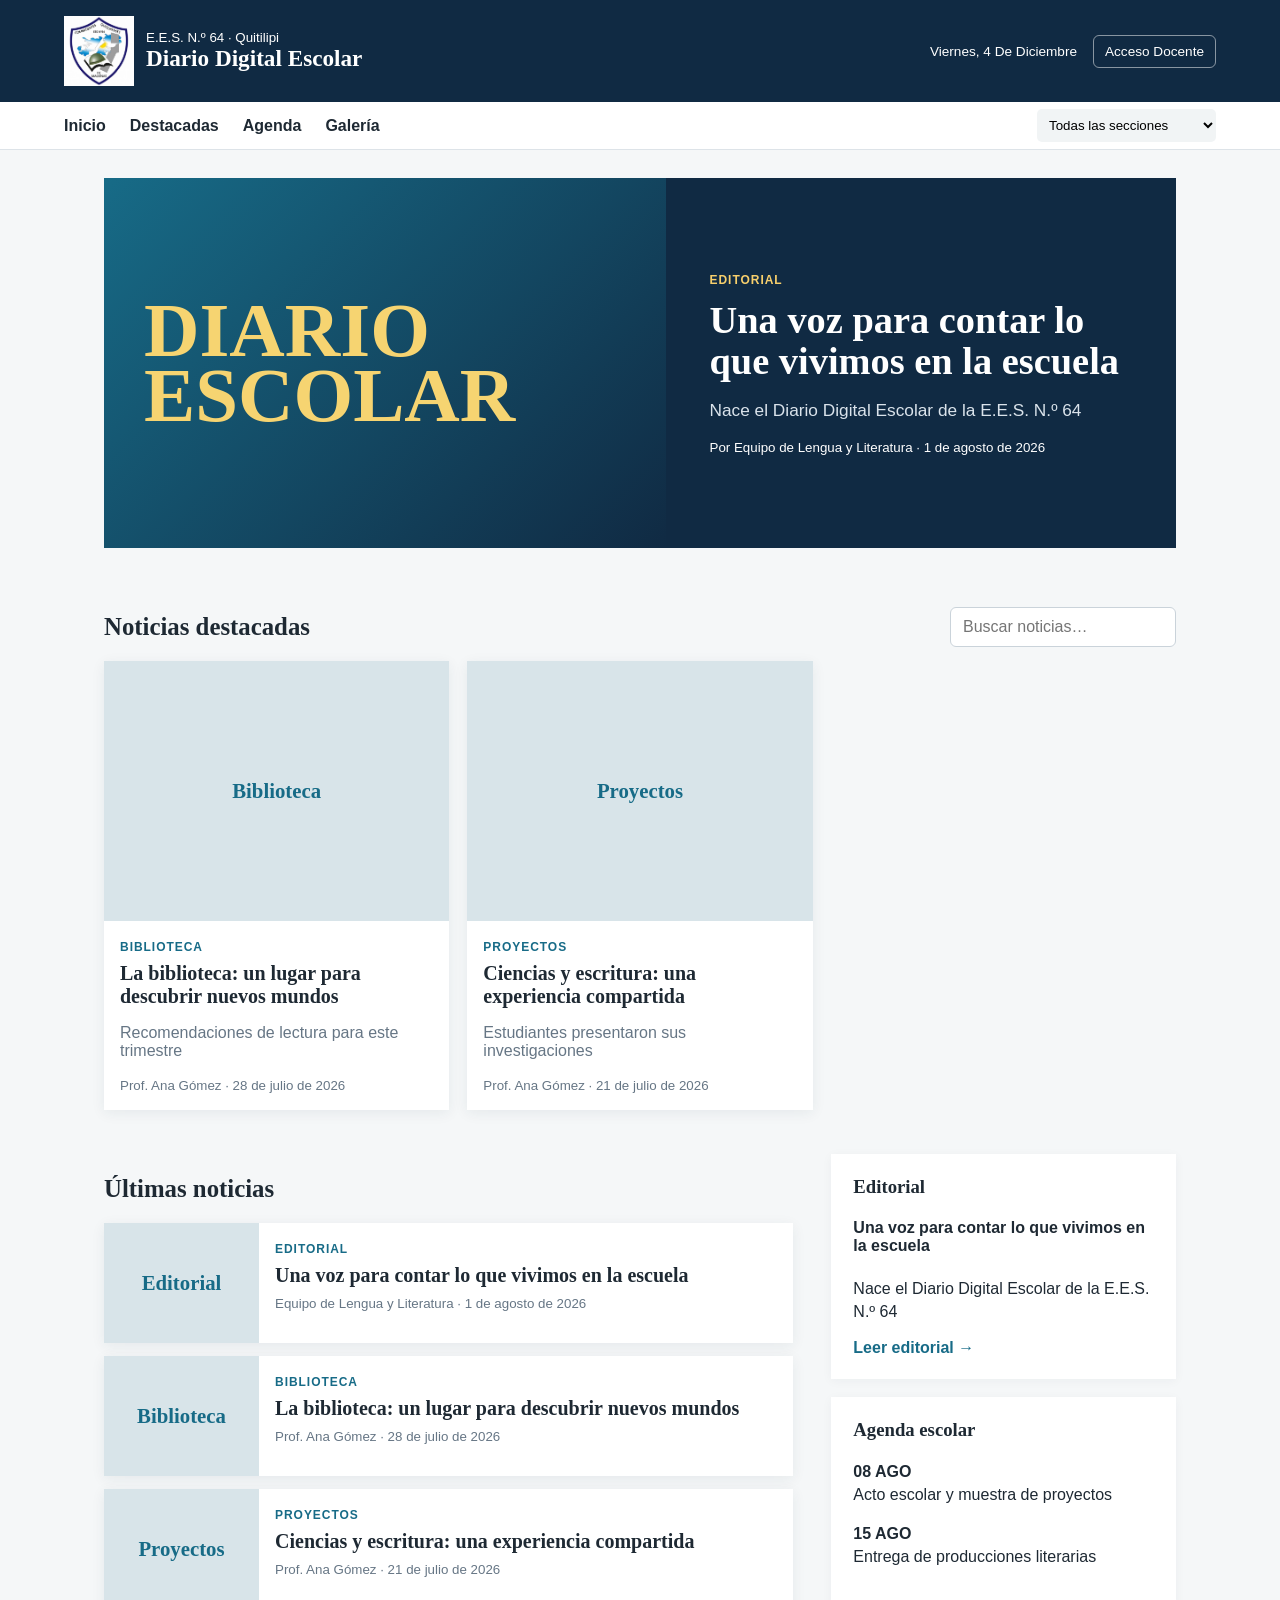
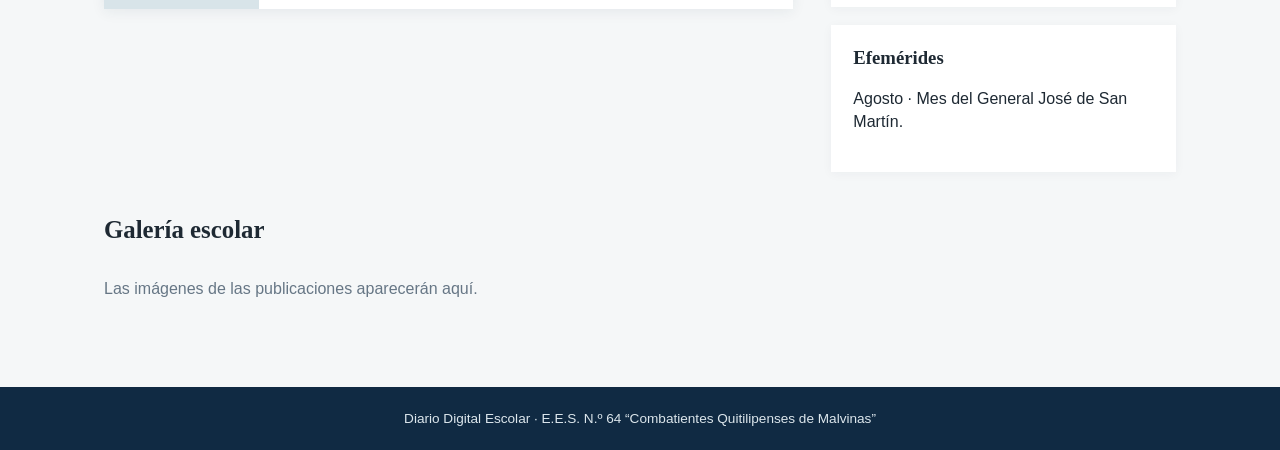
<file: index.html>
<!doctype html>
<html lang="es">

<head>
    <meta charset="utf-8">
    <meta name="viewport" content="width=device-width,initial-scale=1">
    <title>Diario Digital Escolar</title>
    <link rel="stylesheet" href="css/style.css">
</head>

<body>
        <header class="site-header">
            <a class="brand" href="index.html">
                <img class="school-logo" src="imagen/Logo64.jpeg" alt="Logo E.E.S. N.º 64">
                <span>
                    <small>E.E.S. N.º 64 · Quitilipi</small>
                    <strong>Diario Digital Escolar</strong>
                </span>
            </a>

            <div class="header-right">
                <time id="today"></time>
                <a class="access" href="login.html">Acceso docente</a>
            </div>
        </header>
            <nav class="nav">
                <a href="index.html">Inicio</a>
                <a href="#destacadas">Destacadas</a>
                <a href="#agenda">Agenda</a>
                <a href="#galeria">Galería</a>

            <select id="categoryFilter" aria-label="Filtrar por categoría">
                <option value="">Todas las secciones</option>
            </select>
        </nav>
    <main class="container">
        <section id="featured" class="hero"></section>
        <section class="section" id="destacadas">
            <div class="section-title">
                <h2>Noticias destacadas</h2><input id="search" placeholder="Buscar noticias…">
            </div>
            <div id="highlights" class="card-grid"></div>
        </section>
        <section class="section two-col">
            <div>
                <h2>Últimas noticias</h2>
                <div id="recent" class="feed"></div>
            </div>
            <aside class="sidebar">
                <div class="panel">
                    <h3>Editorial</h3>
                    <div id="editorial"></div>
                </div>
                <div class="panel" id="agenda">
                    <h3>Agenda escolar</h3>
                    <div id="events"></div>
                </div>
                <div class="panel">
                    <h3>Efemérides</h3>
                    <p id="ephemeris"></p>
                </div>
            </aside>
        </section>
        <section class="section" id="galeria">
            <h2>Galería escolar</h2>
            <div id="gallery" class="gallery"></div>
        </section>
    </main>
    <footer>Diario Digital Escolar · E.E.S. N.º 64 “Combatientes Quitilipenses de Malvinas”</footer>
    <script src="js/storage.js"></script>
    <script src="js/app.js"></script>
</body>

</html>
</file>
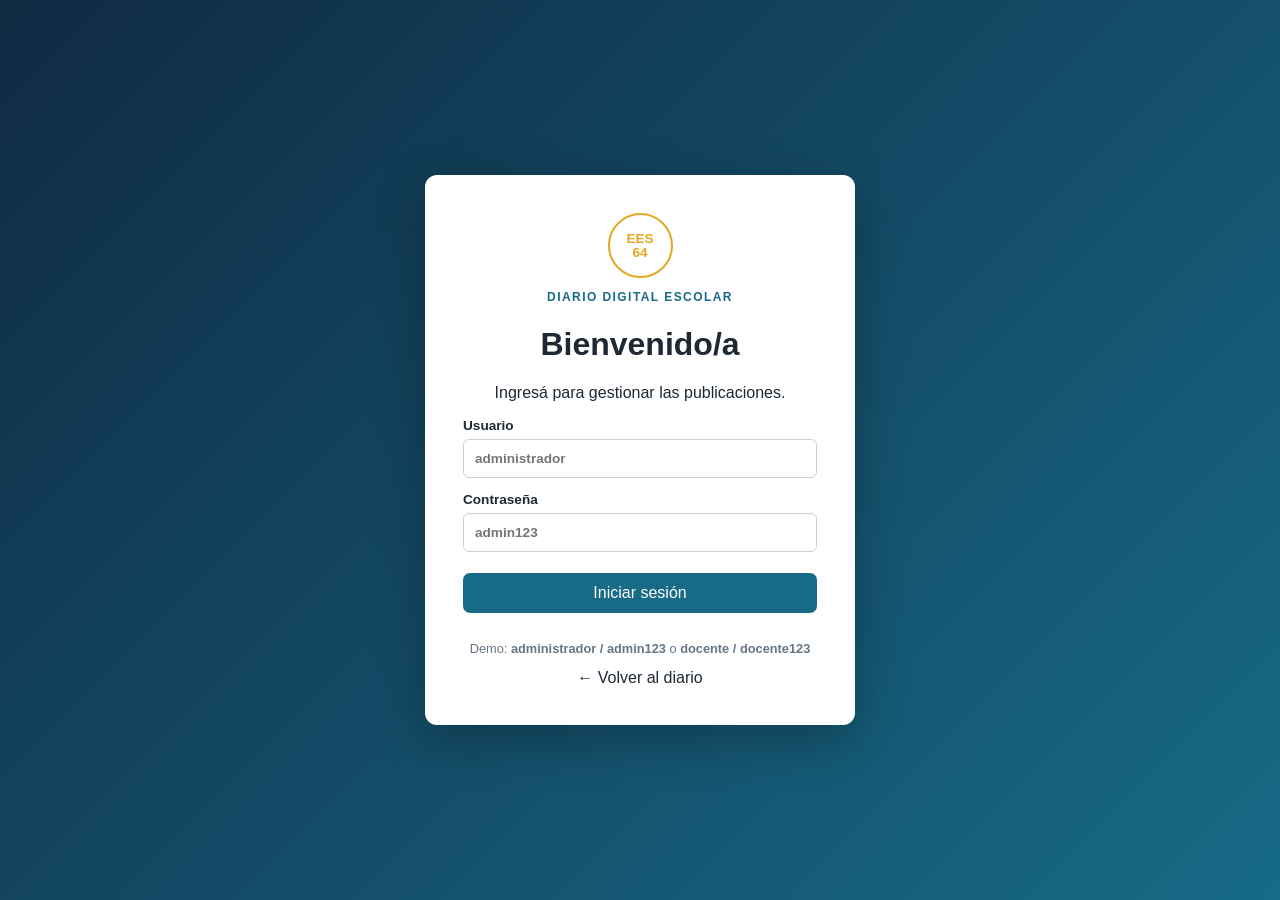
<file: admin.html>
<!doctype html>
<html lang="es">

<head>
    <meta charset="utf-8">
    <meta name="viewport" content="width=device-width,initial-scale=1">
    <title>Administración</title>
    <link rel="stylesheet" href="css/style.css">
    <link rel="stylesheet" href="css/admin.css">
</head>

<body>
    <header class="dashboard-header"><strong>Diario Digital Escolar</strong><span id="welcome"></span><button
            class="link-button" data-logout>Cerrar sesión</button></header>
    <main class="dashboard">
        <aside><a class="active" href="admin.html">Resumen</a><a href="docente.html">Publicaciones</a><a
                href="editor.html">+ Nueva publicación</a><a href="index.html">Ver diario público</a></aside>
        <section>
            <h1>Panel de administración</h1>
            <div id="stats" class="stats"></div>
            <div class="dashboard-grid">
                <article class="panel">
                    <h2>Docentes</h2>
                    <form id="teacherForm" class="inline-form"><input name="name" placeholder="Nombre y apellido"
                            required><input name="user" placeholder="Usuario" required><button>Agregar</button></form>
                    <div id="teachers"></div>
                </article>
                <article class="panel">
                    <h2>Categorías</h2>
                    <form id="categoryForm" class="inline-form"><input name="category" placeholder="Nueva categoría"
                            required><button>Agregar</button></form>
                    <div id="categories" class="chips"></div>
                </article>
                <article class="panel wide">
                    <h2>Publicaciones eliminadas</h2>
                    <div id="trash"></div>
                </article>
            </div>
        </section>
    </main>
    <script src="js/storage.js"></script>
    <script src="js/admin.js"></script>
</body>

</html>
</file>
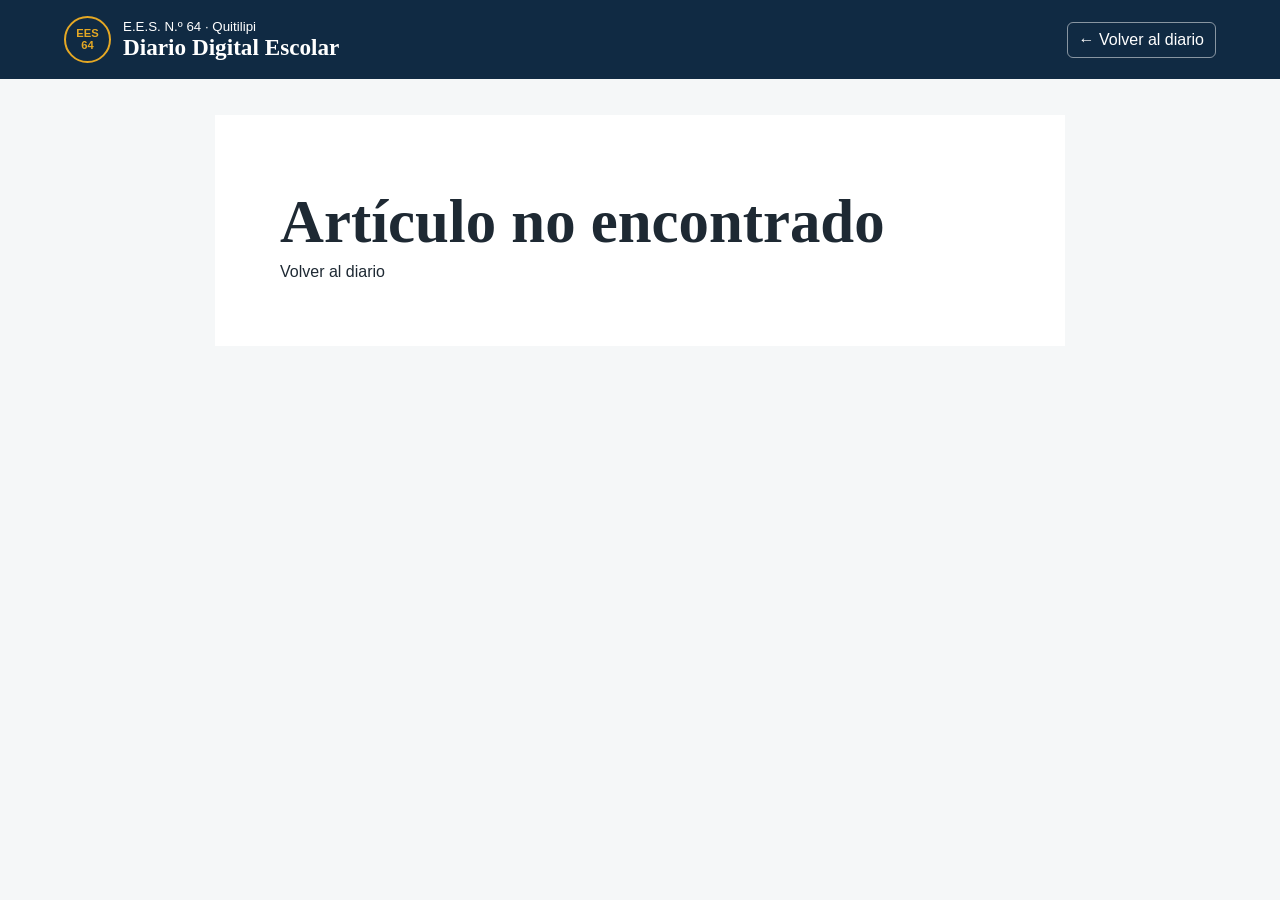
<file: articulo.html>
<!doctype html>
<html lang="es">

<head>
    <meta charset="utf-8">
    <meta name="viewport" content="width=device-width,initial-scale=1">
    <title>Artículo · Diario Digital Escolar</title>
    <link rel="stylesheet" href="css/style.css">
</head>

<body>
    <header class="site-header"><a class="brand" href="index.html"><span
                class="seal">EES<br>64</span><span><small>E.E.S. N.º 64 · Quitilipi</small><strong>Diario Digital
                    Escolar</strong></span></a><a class="access" href="index.html">← Volver al diario</a></header>
    <main id="article" class="article container"></main>
    <script src="js/storage.js"></script>
    <script src="js/app.js"></script>
</body>

</html>
</file>
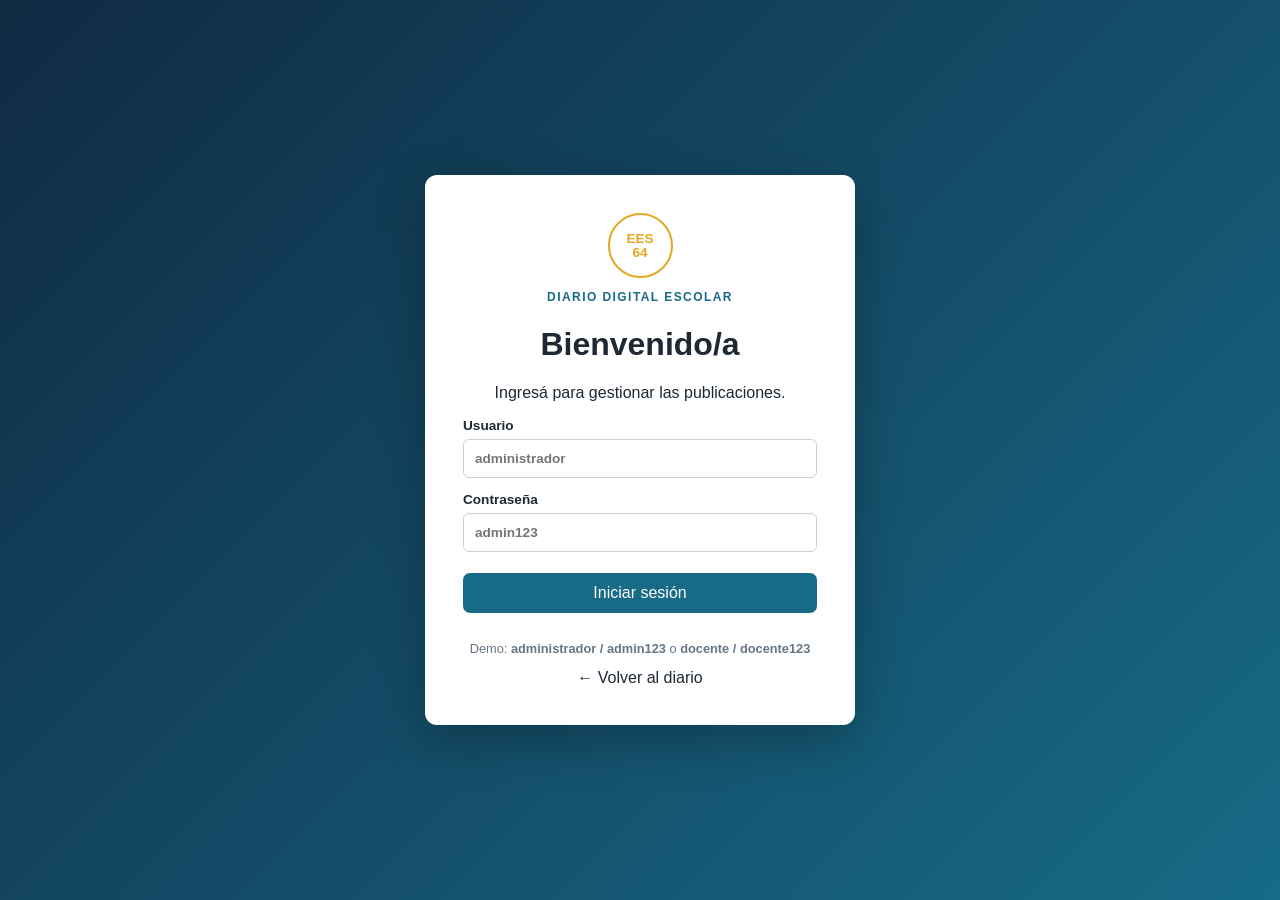
<file: docente.html>
<!doctype html>
<html lang="es">

<head>
    <meta charset="utf-8">
    <meta name="viewport" content="width=device-width,initial-scale=1">
    <title>Mis publicaciones</title>
    <link rel="stylesheet" href="css/style.css">
    <link rel="stylesheet" href="css/admin.css">
</head>

<body>
    <header class="dashboard-header"><strong>Diario Digital Escolar</strong><span id="welcome"></span><button
            class="link-button" data-logout>Cerrar sesión</button></header>
    <main class="dashboard">
        <aside><a href="docente.html" class="active">Publicaciones</a><a href="editor.html">+ Nueva publicación</a><a
                href="index.html">Ver diario público</a></aside>
        <section>
            <div class="page-heading">
                <div>
                    <h1>Publicaciones</h1>
                    <p>Creá, editá y organizá el contenido del diario.</p>
                </div><a class="button" href="editor.html">+ Nueva publicación</a>
            </div>
            <div class="toolbar"><input id="searchPosts" placeholder="Buscar por título o autor"><select
                    id="filterCategory">
                    <option value="">Todas las categorías</option>
                </select></div>
            <div id="postList" class="manage-list"></div>
        </section>
    </main>
    <script src="js/storage.js"></script>
    <script src="js/admin.js"></script>
</body>

</html>
</file>
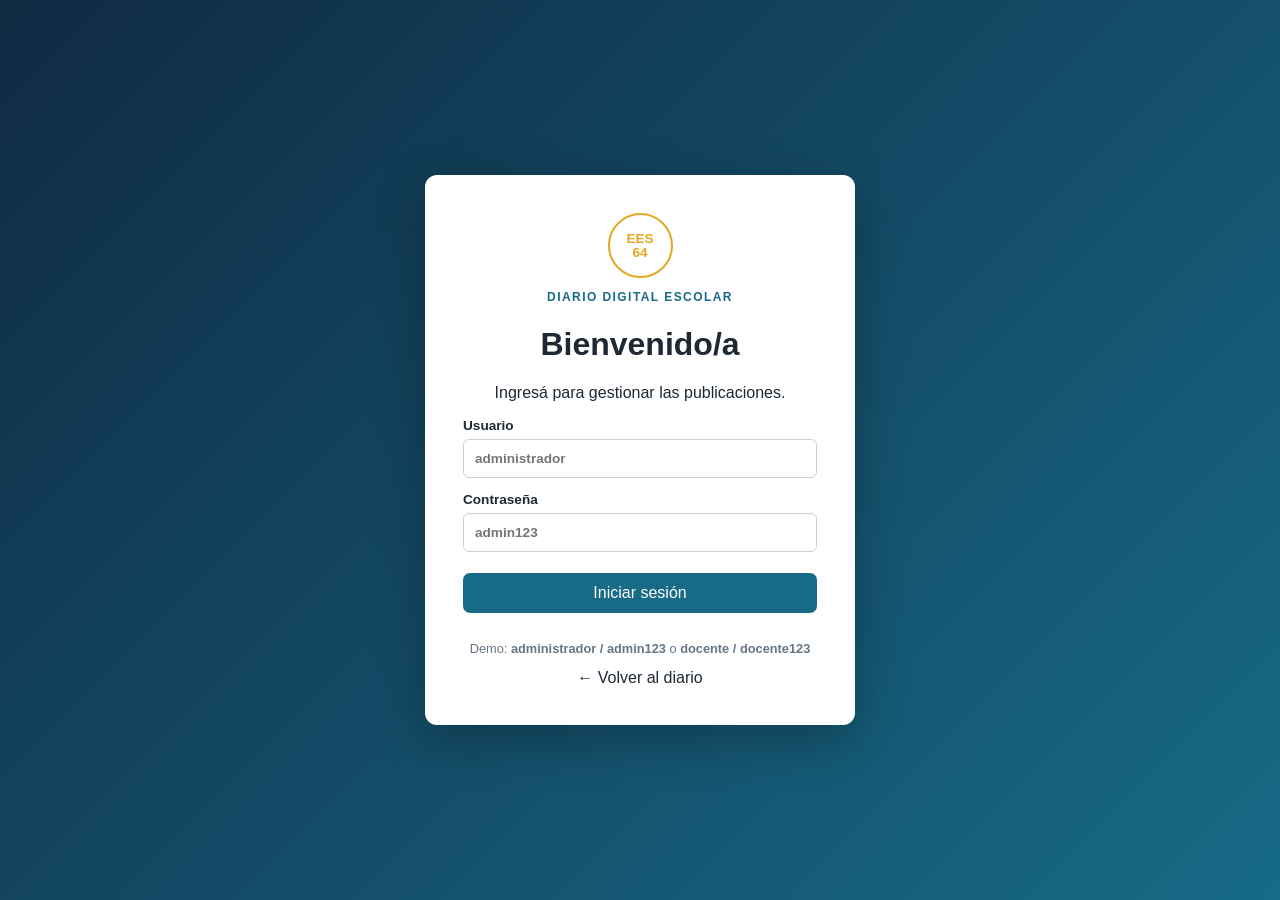
<file: editor.html>
<!doctype html>
<html lang="es">

<head>
    <meta charset="utf-8">
    <meta name="viewport" content="width=device-width,initial-scale=1">
    <title>Editor</title>
    <link rel="stylesheet" href="css/style.css">
    <link rel="stylesheet" href="css/editor.css">
</head>

<body>
    <header class="dashboard-header"><strong>Diario Digital Escolar</strong><a class="access" href="docente.html">←
            Publicaciones</a></header>
    <main class="editor-wrap">
        <div class="editor-heading">
            <p class="eyebrow">REDACCIÓN</p>
            <h1 id="editorTitle">Nueva publicación</h1>
        </div>
        <form id="postForm">
            <div class="form-grid"><label>Título principal<input name="title" required
                        maxlength="120"></label><label>Subtítulo<input name="subtitle"
                        maxlength="180"></label><label>Autor<input name="author" required></label><label>Curso<input
                        name="course" placeholder="Ej.: 3.º A"></label><label>Fecha<input name="date" type="date"
                        required></label><label>Categoría<select name="category" required></select></label></div>
            <label>Imagen principal<input name="image" type="file" accept="image/*"></label>
            <div class="form-grid image-info"><label>Título de la imagen<input name="imageTitle"></label><label>Texto
                    alternativo<input name="imageAlt"></label><label>Autor de la fotografía<input
                        name="photoAuthor"></label></div><label>Descripción / pie de foto<input
                    name="caption"></label><label>Contenido<div class="editor-toolbar"><button type="button"
                        data-command="bold"><b>N</b></button><button type="button"
                        data-command="italic"><i>C</i></button><button type="button"
                        data-command="underline"><u>S</u></button><button type="button"
                        data-command="insertUnorderedList">• Lista</button><button type="button"
                        data-command="formatBlock" data-value="blockquote">Cita</button></div>
                <div id="content" class="rich-editor" contenteditable="true"
                    data-placeholder="Escribí la noticia aquí…"></div>
            </label>
            <div class="form-grid"><label>Conclusión<textarea name="conclusion"></textarea></label><label>Bibliografía
                    (opcional)<textarea name="bibliography"></textarea></label></div>
            <div class="editor-actions"><button type="button" class="secondary" id="saveDraft">Guardar
                    borrador</button><label class="checkbox"><input type="checkbox" name="featured"> Destacar en
                    portada</label><button>Publicar</button></div>
        </form>
    </main>
    <script src="js/storage.js"></script>
    <script src="js/editor.js"></script>
</body>

</html>
</file>
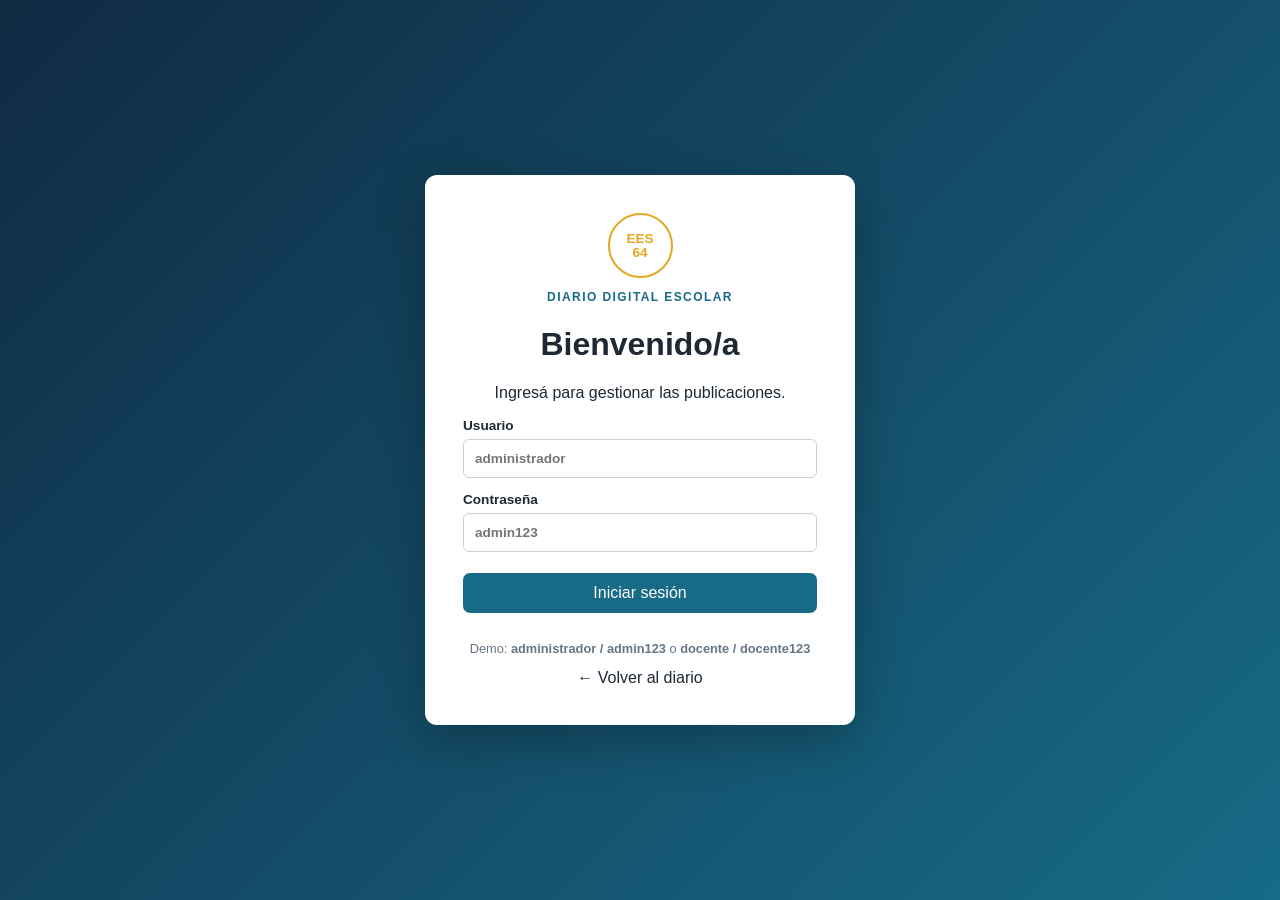
<file: login.html>
<!doctype html>
<html lang="es">

<head>
    <meta charset="utf-8">
    <meta name="viewport" content="width=device-width,initial-scale=1">
    <title>Acceso · Diario Digital Escolar</title>
    <link rel="stylesheet" href="css/style.css">
</head>

<body class="login-page">
    <main class="login-card">
        <div class="seal large">EES<br>64</div>
        <p class="eyebrow">DIARIO DIGITAL ESCOLAR</p>
        <h1>Bienvenido/a</h1>
        <p>Ingresá para gestionar las publicaciones.</p>
        <form id="loginForm"><label>Usuario<input name="username" required
                    placeholder="administrador"></label><label>Contraseña<input name="password" type="password" required
                    placeholder="admin123"></label><button>Iniciar sesión</button></form>
        <p class="hint">Demo: <b>administrador / admin123</b> o <b>docente / docente123</b></p><a href="index.html">←
            Volver al diario</a>
    </main>
    <script src="js/storage.js"></script>
    <script src="js/login.js"></script>
</body>

</html>
</file>
<file: css/style.css>
:root {
    --navy: #102a43;
    --blue: #176b87;
    --gold: #e5a824;
    --paper: #f5f7f8;
    --ink: #1e2933;
    --muted: #667685;
}

/* =========================
   CONFIGURACIÓN GENERAL
   ========================= */

* {
    box-sizing: border-box;
}

body {
    margin: 0;
    background: var(--paper);
    color: var(--ink);
    font-family: Inter, Segoe UI, Arial, sans-serif;
}

a {
    color: inherit;
    text-decoration: none;
}

button,
.button {
    border: 0;
    background: var(--blue);
    color: #fff;
    border-radius: 7px;
    padding: 11px 16px;
    font: inherit;
    cursor: pointer;
}


/* =========================
   ENCABEZADO
   ========================= */

.site-header,
.dashboard-header {
    background: var(--navy);
    color: #fff;
    padding: 16px max(5vw, 24px);
    display: flex;
    align-items: center;
    justify-content: space-between;
    gap: 20px;
}

.brand {
    display: flex;
    align-items: center;
    gap: 12px;
}
.school-logo {
    width: 70px;
    height: 70px;
    object-fit: contain;
    flex-shrink: 0;
}

/* LOGO REAL DE LA ESCUELA */

.school-logo {
    width: 70px;
    height: 70px;
    object-fit: contain;
    flex-shrink: 0;
}

.brand small,
.brand strong {
    display: block;
}

.brand strong {
    font-family: Georgia, serif;
    font-size: 1.45rem;
}


/* Antiguo logo circular EES 64
   Se mantiene por si alguna otra página lo utiliza */

.seal {
    display: grid;
    place-items: center;
    width: 47px;
    height: 47px;
    border: 2px solid var(--gold);
    border-radius: 50%;
    color: var(--gold);
    font-weight: 800;
    font-size: 0.7rem;
    line-height: 1.05;
    text-align: center;
}

.header-right {
    display: flex;
    align-items: center;
    gap: 16px;
    font-size: 0.85rem;
    text-transform: capitalize;
}

.access {
    border: 1px solid #ffffff80;
    border-radius: 6px;
    padding: 8px 11px;
}


/* =========================
   MENÚ DE NAVEGACIÓN
   ========================= */

.nav {
    background: #fff;
    border-bottom: 1px solid #dde3e8;
    padding: 0 max(5vw, 24px);
    display: flex;
    gap: 24px;
    align-items: center;
    min-height: 48px;
    font-weight: 600;
}

.nav select {
    margin-left: auto;
    border: 0;
    background: #f1f4f5;
    padding: 8px;
    border-radius: 5px;
}


/* =========================
   CONTENEDOR PRINCIPAL
   ========================= */

.container {
    max-width: 1200px;
    margin: auto;
    padding: 28px 5vw;
}


/* =========================
   PORTADA / NOTICIA PRINCIPAL
   ========================= */

.hero {
    background: var(--navy);
    color: #fff;
    min-height: 370px;
}

.hero > a {
    display: grid;
    grid-template-columns: 1.1fr 1fr;
    height: 100%;
}

.hero img,
.hero-art {
    width: 100%;
    height: 370px;
    object-fit: cover;
}

.hero-art {
    background: linear-gradient(135deg, #176b87, #102a43);
    display: flex;
    align-items: center;
    padding: 40px;
    font: 800 clamp(2rem, 6vw, 5rem) / 0.85 Georgia, serif;
    color: #f6d471;
}

.hero-copy {
    padding: 44px;
    align-self: center;
}

.hero h1 {
    font: 700 clamp(1.8rem, 3vw, 3.15rem) / 1.07 Georgia, serif;
    margin: 12px 0;
}

.hero p {
    font-size: 1.08rem;
    color: #dae3eb;
}

.tag {
    color: var(--blue);
    font-size: 0.75rem;
    font-weight: 800;
    letter-spacing: 0.08em;
    text-transform: uppercase;
}

.hero .tag {
    color: #f7cf6c;
}


/* =========================
   SECCIONES
   ========================= */

.section {
    margin-top: 44px;
}

.section h2 {
    font: 700 1.55rem Georgia, serif;
}

.section-title {
    display: flex;
    justify-content: space-between;
    align-items: center;
    gap: 16px;
}

.section-title input,
.toolbar input {
    padding: 10px 12px;
    border: 1px solid #cad3da;
    border-radius: 6px;
    font: inherit;
}


/* =========================
   TARJETAS DE NOTICIAS
   ========================= */

.card-grid {
    display: grid;
    grid-template-columns: repeat(3, 1fr);
    gap: 18px;
    align-items: start;
}

.news-card {
    background: #fff;
    box-shadow: 0 3px 13px #17324b12;
}

.news-card img,
.placeholder-image {
    width: 100%;
    height: 260px;
    object-fit: contain;
    display: block;
    background: #fff;
}

.placeholder-image {
    background: #d8e4e9;
    display: grid;
    place-items: center;
    color: var(--blue);
    font: 700 1.3rem Georgia, serif;
}

.card-body {
    padding: 16px;
}

.news-card h3 {
    font: 700 1.25rem / 1.15 Georgia, serif;
    margin: 7px 0;
}

.news-card p,
.news-card small,
.muted {
    color: var(--muted);
}


/* =========================
   NOTICIAS + BARRA LATERAL
   ========================= */

.two-col {
    display: grid;
    grid-template-columns: 2fr 1fr;
    gap: 38px;
}

.feed {
    display: grid;
    gap: 13px;
}

.compact a {
    display: flex;
    background: #fff;
}

.compact img,
.compact .placeholder-image {
    width: 155px;
    height: 120px;
    flex: none;
}

.sidebar {
    display: grid;
    align-content: start;
    gap: 18px;
}

.panel {
    background: #fff;
    padding: 22px;
    box-shadow: 0 2px 10px #17324b0b;
}

.panel h3,
.panel h2 {
    font-family: Georgia, serif;
    margin-top: 0;
}

.panel a {
    color: var(--blue);
    font-weight: 700;
}

.panel p {
    line-height: 1.45;
}


/* =========================
   GALERÍA
   ========================= */

.gallery {
    display: grid;
    grid-template-columns: repeat(4, 1fr);
    gap: 10px;
}

.gallery img {
    width: 100%;
    height: 155px;
    object-fit: cover;
}

.gallery .muted {
    grid-column: 1 / -1;
}


/* =========================
   PIE DE PÁGINA
   ========================= */

footer {
    background: var(--navy);
    color: #dce6ec;
    text-align: center;
    padding: 24px;
    font-size: 0.85rem;
    margin-top: 45px;
}


/* =========================
   ARTÍCULOS
   ========================= */

.article {
    max-width: 850px;
    background: #fff;
    margin-top: 36px;
    padding: clamp(24px, 6vw, 65px);
}

.article h1 {
    font: 700 clamp(2rem, 5vw, 3.8rem) / 1.04 Georgia, serif;
    margin: 10px 0;
}

.article h2 {
    font-weight: 400;
    color: #596b78;
    font-size: 1.25rem;
}

.byline {
    font-size: 0.92rem;
    color: var(--muted);
    border-bottom: 1px solid #ddd;
    padding-bottom: 18px;
}

.article figure {
    margin: 30px 0;
}

.article figure img {
    width: 100%;
    max-height: 700px;
    object-fit: contain;
    background: #eef3f5;
}

.article figcaption {
    font-size: 0.85rem;
    color: var(--muted);
}

.article-content {
    font: 1.12rem / 1.75 Georgia, serif;
}

.article-content blockquote {
    border-left: 4px solid var(--gold);
    margin: 20px 0;
    padding-left: 18px;
    color: #53626e;
}


/* =========================
   LOGIN
   ========================= */

.login-page {
    min-height: 100vh;
    background: linear-gradient(135deg, var(--navy), var(--blue));
    display: grid;
    place-items: center;
}

.login-card {
    background: #fff;
    width: min(430px, 92vw);
    padding: 38px;
    text-align: center;
    border-radius: 12px;
    box-shadow: 0 15px 50px #0004;
}

.large {
    margin: auto;
    width: 65px;
    height: 65px;
    font-size: 0.85rem;
}

.eyebrow {
    font-size: 0.75rem;
    letter-spacing: 0.12em;
    font-weight: 800;
    color: var(--blue);
}

.login-card label,
.editor-wrap label {
    display: block;
    text-align: left;
    font-size: 0.85rem;
    font-weight: 700;
    margin-top: 14px;
}

.login-card input,
.editor-wrap input,
.editor-wrap select,
.editor-wrap textarea {
    display: block;
    width: 100%;
    margin-top: 6px;
    padding: 11px;
    border: 1px solid #c8d2da;
    border-radius: 6px;
    font: inherit;
}

.login-card button {
    width: 100%;
    margin: 21px 0 15px;
}

.hint {
    font-size: 0.8rem;
    color: var(--muted);
}


/* =========================
   DISEÑO RESPONSIVE
   CELULARES Y PANTALLAS PEQUEÑAS
   ========================= */

@media (max-width: 720px) {

    .header-right time {
        display: none;
    }

    .nav {
        overflow: auto;
        gap: 15px;
    }

    .nav select {
        margin-left: 0;
    }

    .hero > a,
    .two-col {
        grid-template-columns: 1fr;
    }

    .hero-art,
    .hero img {
        height: 210px;
    }

    .hero-copy {
        padding: 26px;
    }

    .card-grid {
        grid-template-columns: 1fr;
    }

    .gallery {
        grid-template-columns: repeat(2, 1fr);
    }

    .section-title {
        align-items: stretch;
        flex-direction: column;
    }

    .dashboard {
        grid-template-columns: 1fr !important;
    }

    .dashboard aside {
        display: flex !important;
        overflow: auto;
    }

    .dashboard aside a {
        white-space: nowrap;
    }

    .form-grid {
        grid-template-columns: 1fr !important;
    }

    /* Logo más pequeño en celulares */

    .school-logo {
        width: 55px;
        height: 55px;
    }
}
</file>
<file: css/admin.css>
.dashboard-header{padding-block:13px}.dashboard-header span{margin-left:auto;color:#d5e1e7}.link-button{background:transparent;border:1px solid #ffffff75;padding:7px 10px}.dashboard{display:grid;grid-template-columns:215px 1fr;min-height:calc(100vh - 64px)}.dashboard aside{background:#fff;border-right:1px solid #e0e6e9;padding:18px 12px}.dashboard aside a{display:block;padding:11px 14px;border-radius:6px;margin:3px 0;color:#526473;font-weight:600}.dashboard aside a.active,.dashboard aside a:hover{color:var(--blue);background:#eaf3f5}.dashboard section{padding:32px;max-width:1250px;width:100%}.dashboard h1{font:700 2rem Georgia,serif;margin:0}.stats{display:grid;grid-template-columns:repeat(4,1fr);gap:15px;margin:24px 0}.stat{background:#fff;padding:20px;border-left:4px solid var(--gold);box-shadow:0 2px 9px #17324b0d}.stat b{display:block;font-size:1.9rem;color:var(--navy)}.stat span{color:var(--muted);font-size:.85rem}.dashboard-grid{display:grid;grid-template-columns:1fr 1fr;gap:18px}.wide{grid-column:1/-1}.inline-form{display:flex;gap:8px;margin-bottom:15px}.inline-form input{min-width:0;width:100%;padding:9px;border:1px solid #ccd6db;border-radius:5px}.inline-form button{padding:9px 12px}.chips{display:flex;flex-wrap:wrap;gap:7px}.chip{background:#eaf3f5;color:#185b71;padding:5px 9px;border-radius:20px;font-size:.82rem}.mini-delete{background:none;color:#a73535;padding:0 0 0 7px}.teacher-row,.manage-row,.trash-row{border-top:1px solid #e5e9eb;padding:12px 0;display:flex;justify-content:space-between;gap:10px;align-items:center}.teacher-row small,.manage-row small{color:var(--muted)}.page-heading{display:flex;justify-content:space-between;align-items:start;gap:15px}.page-heading p{color:var(--muted)}.toolbar{margin:22px 0;display:flex;gap:10px}.toolbar input{min-width:260px}.toolbar select{padding:10px;border:1px solid #cad3da;border-radius:6px}.manage-list{display:grid;gap:10px}.manage-row{background:#fff;padding:16px;border-top:0;box-shadow:0 1px 5px #17324b0d}.manage-row h3{font:700 1.1rem Georgia,serif;margin:0 0 5px}.row-actions{display:flex;gap:7px}.row-actions button,.restore{padding:7px 9px;font-size:.83rem}.danger{background:#a83b3b}.draft{color:#a36b00;font-weight:700}
@media(max-width:800px){.stats{grid-template-columns:repeat(2,1fr)}.dashboard-grid{grid-template-columns:1fr}.wide{grid-column:auto}.page-heading{flex-direction:column}}
</file>
<file: css/editor.css>
.editor-wrap {
    max-width: 1000px;
    margin: auto;
    padding: 38px 5vw 65px;
}

.editor-heading h1 {
    font: 700 2.3rem Georgia, serif;
    margin-top: 0;
}

.editor-wrap form {
    background: #fff;
    padding: 30px;
    box-shadow: 0 2px 10px #17324b0e;
}

.form-grid {
    display: grid;
    grid-template-columns: 1fr 1fr;
    gap: 0 18px;
}

.image-info {
    grid-template-columns: repeat(3, 1fr);
}

.editor-wrap textarea {
    height: 100px;
    resize: vertical;
}

.editor-toolbar {
    margin-top: 6px;
    border: 1px solid #c8d2da;
    border-bottom: 0;
    padding: 7px;
    background: #f4f7f8;
}

.editor-toolbar button {
    padding: 5px 8px;
    background: #fff;
    color: var(--ink);
    border: 1px solid #dae1e5;
    border-radius: 3px;
    margin-right: 4px;
}

.rich-editor {
    min-height: 260px;
    border: 1px solid #c8d2da;
    padding: 14px;
    font: 1rem/1.55 Georgia, serif;
    outline: none;
}

.rich-editor:empty:before {
    content: attr(data-placeholder);
    color: #82909a;
}

.editor-actions {
    display: flex;
    align-items: center;
    justify-content: flex-end;
    gap: 16px;
    margin-top: 25px;
}

.secondary {
    background: #e5ebee;
    color: #314553;
}

.checkbox {
    margin: 0 !important;
    display: flex !important;
    align-items: center;
    gap: 7px;
}

.checkbox input {
    width: auto !important;
    margin: 0 !important;
}
</file>
